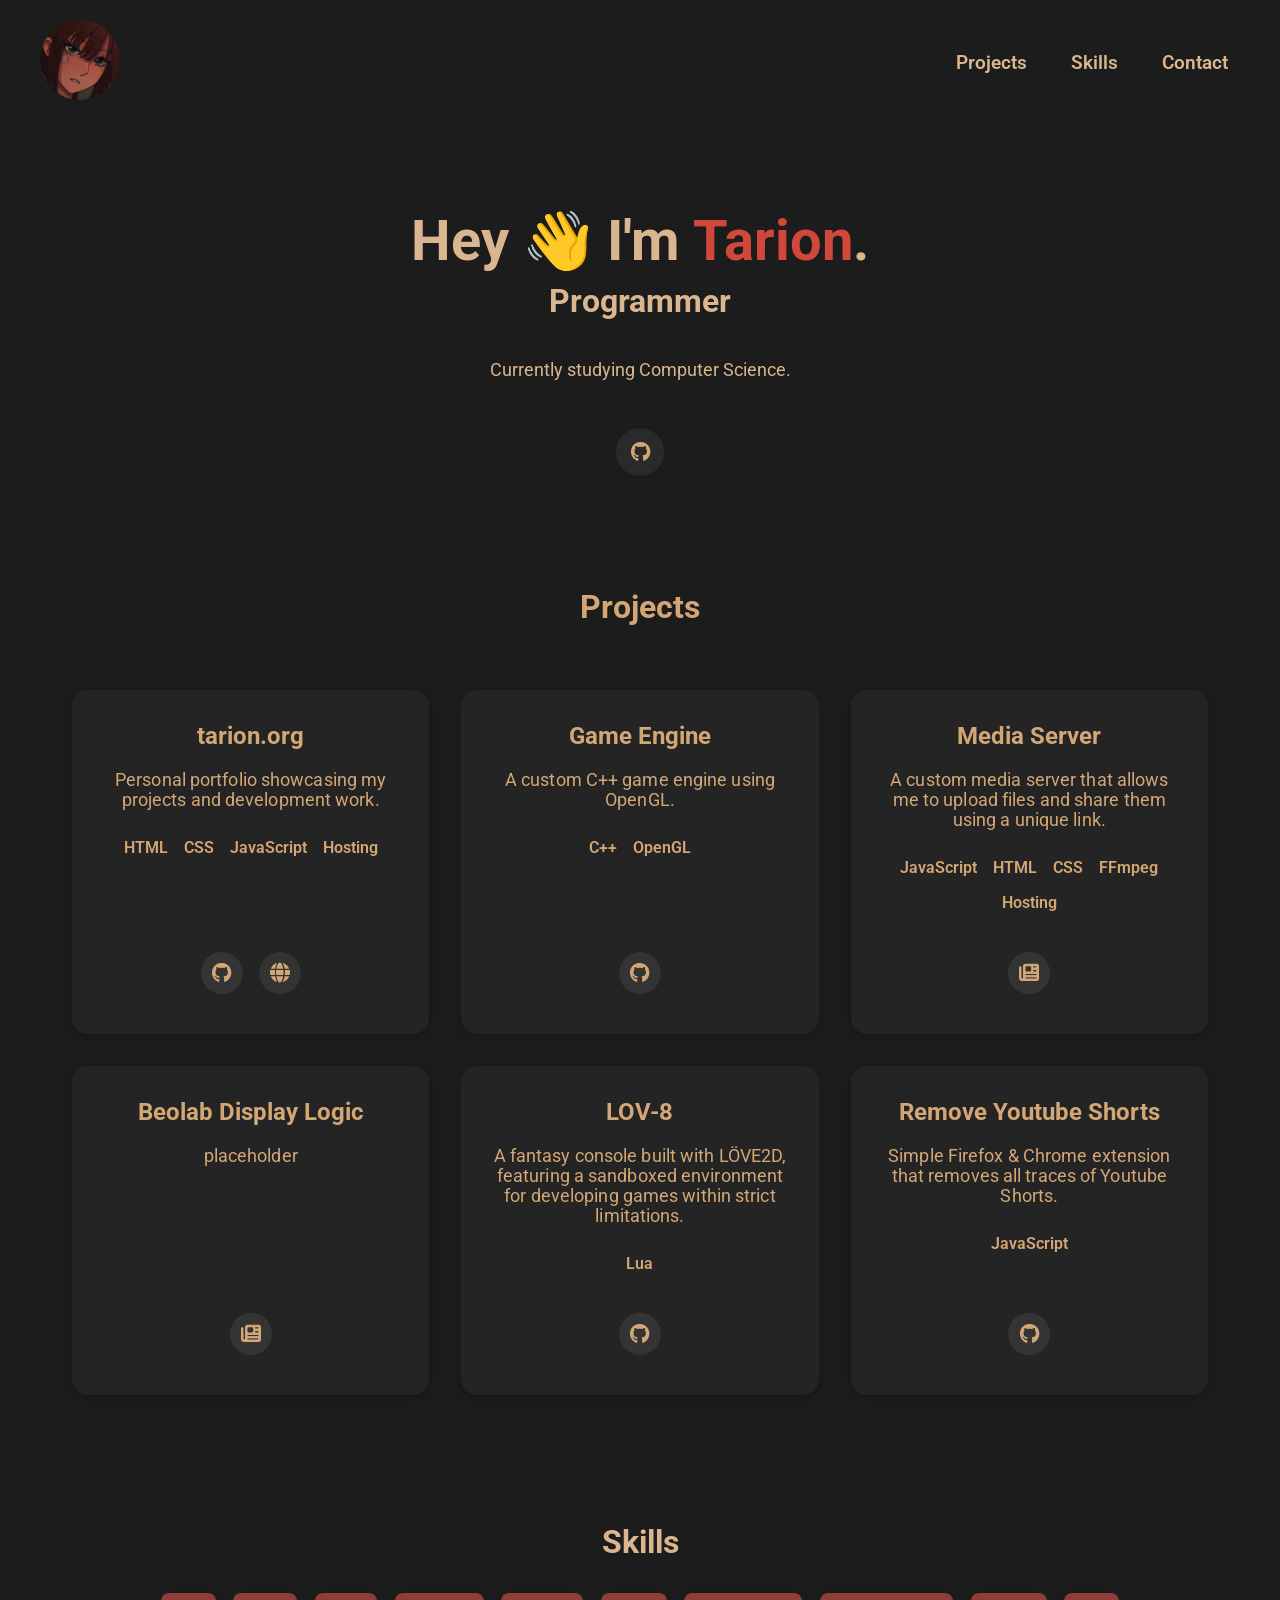
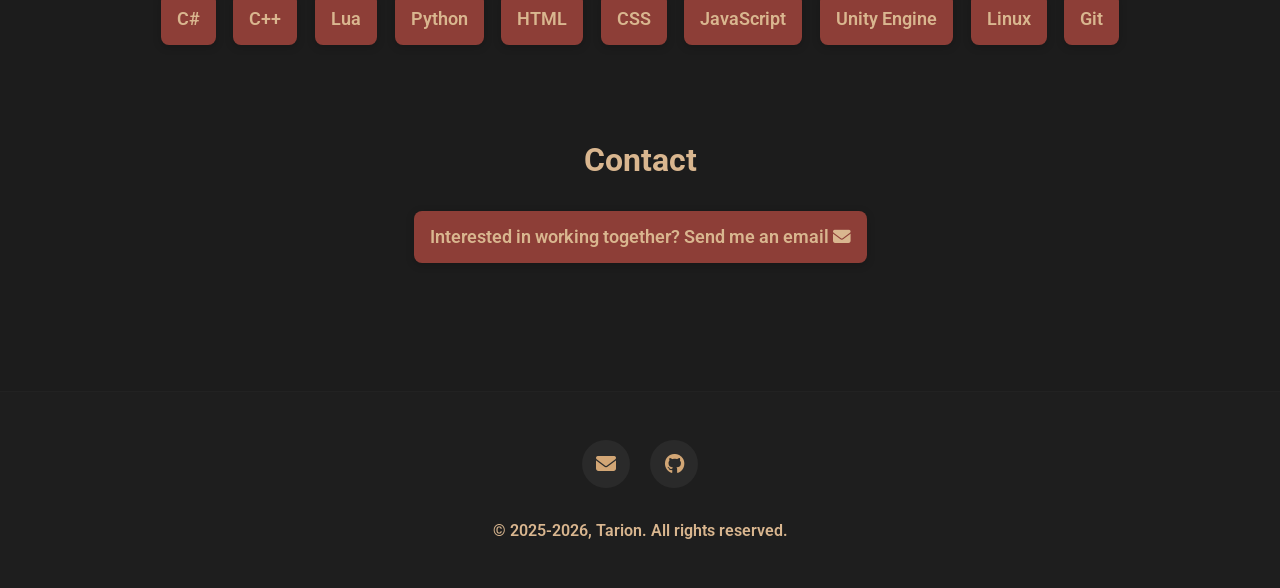
<file: index.html>
<!doctype html>
<html lang="en">
  <head>
      <meta charset="UTF-8">
      <meta name="viewport" content="width=device-width, initial-scale=1.0">
      <meta name="color-scheme" content="dark">
      <title>Tarion</title>
      <link rel="stylesheet" href="https://cdnjs.cloudflare.com/ajax/libs/font-awesome/6.4.0/css/all.min.css">
      <link rel="preconnect" href="https://fonts.googleapis.com">
      <link rel="preconnect" href="https://fonts.gstatic.com" crossorigin>
      <link href="https://fonts.googleapis.com/css2?family=Roboto:ital,wght@0,100..900;1,100..900&display=swap" rel="stylesheet">
      <link rel="stylesheet" href="index.css">

      <link rel="icon" type="image/png" href="/favicons/favicon-96x96.png" sizes="96x96" />
      <link rel="icon" type="image/svg+xml" href="/favicons/favicon.svg" />
      <link rel="shortcut icon" href="/favicons/favicon.ico" />
      <link rel="apple-touch-icon" sizes="180x180" href="/favicons/apple-touch-icon.png" />
      <meta name="apple-mobile-web-app-title" content="Tarion" />
      <link rel="manifest" href="/favicons/site.webmanifest" />
  </head>
  <body class="colours">
    <header>
      <nav>
        <div class="logo">
          <a href="#"><img src="img/profile.jpg" alt="Logo"></a>
        </div>

        <ul>
          <li>
            <a data-i18n="nav_projects" href="#projects"></a>
          </li>
          <li>
            <a data-i18n="nav_skills" href="#skills"></a>
          </li>
          <li>
            <a data-i18n="nav_contact" href="#contact"></a>
          </li>
        </ul>

        <!-- Mobile Nav -->
        <button id="mobile-nav-toggle" class="mobile-nav-toggle"><i class="fa-solid fa-bars"></i></button>
      </nav>
    </header>
    <nav id="mobile-nav" class="mobile-nav">
      <ul>
        <li>
          <a data-i18n="nav_projects" href="#projects"></a>
        </li>
        <li>
          <a data-i18n="nav_skills" href="#skills"></a>
        </li>
        <li>
          <a data-i18n="nav_contact" href="#contact"></a>
        </li>
        <div class="links">
          <a href="https://github.com/tarionx"><i class="fa-brands fa-github"></i></a>
        </div>
      </ul>
    </nav>

    <main>
      <section id="home">
        <div class="home-container">
          <h1 data-i18n="home_greeting"></h1>
          <h2 data-i18n="home_subtitle"></h2>
          <p data-i18n="home_description"></p>
          <div class="links">
            <a href="https://github.com/tarionx"><i class="fa-brands fa-github"></i></a>
          </div>
      </section>
      <section class="projects-section" id="projects">
        <div class="projects-container">
          <h1 data-i18n="projects_title"></h1>
          <div class="projects">
            <!-- Generated projects go here -->
          </div>
        </div>
      </section>
      <section class="skills-section" id="skills">
        <div class="skills-container">
          <h1 data-i18n="skills_title"></h1>
          <ul id="skills-list">
            <!-- Generated skills go here -->
          </ul>
        </div>
      </section>
      <section id="contact">
        <div class="contact-container">
          <h1 data-i18n="contact_title"></h1>
          <a data-i18n="contact_message" href="mailto:mail@tarion.org"></a>
        </div>
      </section>
    </main>

    <footer>
      <div class="links">
        <a href="mailto:mail@tarion.org"><i class="fa-solid fa-envelope"></i></a>
        <a href="https://github.com/tarionx"><i class="fa-brands fa-github"></i></a>
      </div>

      <p>&copy; 2025<script>new Date().getFullYear() > 2025 && document.write("-" + new Date().getFullYear());</script>,</p> <p data-i18n="footer_text"></p>
    </footer>

    <script src="language.js"></script>
    <script src="script.js"></script>
  </body>
</html>
</file>
<file: index.css>
*, *::before, *::after {
    box-sizing: border-box;
}

* {
    margin: 0;
    padding: 0;
    box-sizing: border-box;
    transition: all 0.3s ease;
    scroll-behavior: smooth;
}

:root {
    color-scheme: dark;
}

.colours {
    --background-color: rgb(28, 28, 28);
    --background-color-alt: rgb(42, 42, 42);
    --background-color-alt2: rgb(62, 62, 62);
    --background-color-alt3: rgb(52, 52, 52);
    --background-color-projects: rgb(36, 36, 36);

    --footer-color: rgb(30, 30, 30);

    --button-color: rgb(141, 62, 55);
    --button-color-alt: rgb(171, 92, 75);

    --text-color: rgb(217, 182, 143);
    --text-color-alt: rgb(210, 166, 117);
    --text-color-alt2: rgb(257, 222, 183);
    --text-color-important: rgb(208, 71, 59);
}

body {
    font-family: "Roboto", sans-serif;
    font-optical-sizing: auto;
    font-weight: 600;
    font-size: 1.1rem;
    font-style: normal;
    font-variation-settings: 
        "wdth" 100;

    background-color: var(--background-color);

    /* Footer Fix */
    min-height: 100vh;
    display: flex;
    flex-direction: column;
    justify-content: space-between;
}

/*
    HEADER
*/
header {
    padding: 0px 32px;
    top: 0;
    width: 100%;
}

.logo img {
    width: 5rem;
    height: 5rem;
    border-radius: 50%;
}

nav {
    display: flex;
    align-items: center;
    justify-content: flex-start;
    position: relative;
    padding: 20px 0px;

    max-width: 1200px;
    width: 100%;
    margin: 0 auto;
}
nav ul {
    list-style: none;
    display: flex;
    gap: 20px;
    margin-left: auto;
}
nav ul li a {
    color: var(--text-color);
    text-decoration: none;
    font-size: 1.2rem;
    padding: 0px 12px;
}
nav ul li a:hover {
    color: var(--text-color-alt2);
}

/*
    FOOTER
*/
footer {
    background-color: var(--footer-color);
    padding: 48px 0px;
    width: 100%;
    border-top: 1px solid #222222;
    margin-top: 5rem;
    text-align: center;
}

footer .links {
    display: flex;
    align-items: center;
    justify-content: center;
    gap: 20px;

    margin-bottom: 2rem;
}
footer a {
    display: inline-flex;
    align-items: center;
    justify-content: center;

    width: 48px;
    height: 48px;

    background-color: var(--background-color-alt);
    color: var(--text-color-alt);
    font-size: 20px;
    border: none;
    border-radius: 50%;
    text-decoration: none;

    transition: color 0s;
    transition: transform 0.15s ease;
}
footer a:hover {
    background-color: var(--background-color-alt2);
    transform: translateY(-3px);
}

footer p {
    color: var(--text-color);
    text-decoration: none;
    font-size: 1rem;
    justify-self: center;
    display: inline;
}

/*
    MAIN
*/
main {
    max-width: 1200px;
    width: 100%;
    margin: 0 auto 0 auto;
    padding-top: 132px;
    padding-left: 32px;
    padding-right: 32px;
}


/* Home Section */
.home-container {
    margin-top: -3rem;
    display: flex;
    flex-direction: column;
    align-items: center;
    text-align: center;
    color: var(--text-color);
}
.home-container h1 {
    font-size: 3.5rem;
}
.home-container h2 {
    margin-top: 0.5rem;
    font-size: 2rem;
}
.home-container p {
    margin-top: 2.5rem;
    font-size: 1.1rem;
    font-weight: 400;
}
.home-container span {
    color: var(--text-color-important);
}

.home-container .links {
    display: flex;
    align-items: center;
    justify-content: center;
    gap: 20px;

    margin-top: 3rem;
}
.home-container a {
    display: inline-flex;
    align-items: center;
    justify-content: center;

    width: 48px;
    height: 48px;

    background-color: var(--background-color-alt);
    color: var(--text-color-alt);
    font-size: 20px;
    border: none;
    border-radius: 50%;
    text-decoration: none;

    transition: color 0s;
    transition: transform 0.15s ease;
}
.home-container a:hover {
    background-color: var(--background-color-alt2);
    transform: translateY(-3px);
}

/* projects Section */
.projects-section {
    padding-top: 48px;
}

.projects-container {
    margin-top: 4rem;
    display: flex;
    flex-direction: column;
    align-items: center;
    color: rgb(216, 216, 216);
}
.projects-container h1 {
    font-size: 2rem;
    margin-bottom: 4rem;
    color: var(--text-color-alt);
}
.projects {
    display: grid;
    grid-template-columns: repeat(auto-fill, minmax(min(18rem, 100%), 1fr));
    grid-gap: 2rem;
    width: 100%;
}
.project {
    display: flex;
    flex-direction: column;
    padding: 2rem;
    text-align: center;
    background-color: var(--background-color-projects);
    border-radius: 16px;
    box-shadow: 0 2px 8px 0 rgba(0, 0, 0, 0.2);
    
    transition: transform 0.15s linear;
}
.project ul:last-child {
    margin-top: auto;
}
.project:hover {
    transform: translateY(-3px);
}
.project h1 {
    margin-bottom: 1.25rem;
    font-size: 1.5rem;
    color: var(--text-color-alt);
}
.project p {
    color: var(--text-color-alt);
    font-weight: 400;
    letter-spacing: 0.1px;
}
.project ul {
    display: flex;
    flex-wrap: wrap;
    justify-content: center;
    margin-top: 1.25rem;
    list-style: none;
}
.project li {
    margin: 0.5em;
    font-size: 1rem;
    color: var(--text-color-alt);
}
.project a {
    display: inline-flex;
    align-items: center;
    justify-content: center;
    margin-top: 1.5rem;

    width: 42px;
    height: 42px;

    background-color: var(--background-color-alt3);
    color: var(--text-color-alt);
    font-size: 20px;
    border: none;
    border-radius: 50%;
    text-decoration: none;

    transition: color 0s;
    transition: transform 0.15s ease;
}
.project a:hover {
    background-color: var(--background-color-alt2);
    transform: translateY(-3px);
}

/* skills Section */
.skills-section {
    padding-top: 32px;
}

.skills-container {
    margin-top: 6rem;
    display: flex;
    flex-direction: column;
    align-items: center;
    color: var(--text-color);
}
.skills-container h1 {
    font-size: 2rem;
    margin-bottom: 2rem;
    color: var(--text-color);
}
.skills-container ul {
    margin: 0 auto;
    display: flex;
    flex-wrap: wrap;
    justify-content: center;
    list-style: none;
    gap: 1em;
}
.skills-container li {
    padding: 1rem;
    background-color: var(--button-color);
    border-radius: 0.5rem;
    font-weight: 600;
    box-shadow: 0 2px 8px 0 rgba(0, 0, 0, 0.2);
}
.skills-container li:hover {
    background-color: var(--button-color-alt);
    transform: translateY(-3px);
}


/* contact Section */
.contact-container {
    margin-top: 6rem;
    margin-bottom: 3rem;
    display: flex;
    flex-direction: column;
    align-items: center;
    color: var(--text-color);
}
.contact-container h1 {
    font-size: 2rem;
    margin-bottom: 2rem;
    color: var(--text-color);
}
.contact-container a {
    padding: 1rem;
    background-color: var(--button-color);
    border-radius: 0.5rem;
    font-weight: 600;
    box-shadow: 0 2px 8px 0 rgba(0, 0, 0, 0.2);
    text-decoration: none;    align-items: center;
    color: var(--text-color);
}
.contact-container a:hover {
    background-color: var(--button-color-alt);
    transform: translateY(-3px);
}


/* <a> transition fix */
.project a,
.home-container a,
footer a {
  transition: background-color 0.3s ease, transform 0.15s ease;
}


/* Mobile Compat */
.mobile-nav, .mobile-nav-toggle {
    display: none;
}

@media (max-width: 768px) {
    main {
        margin: 0 auto 0 auto;
        padding-left: 32px;
        padding-right: 32px;
    }

    /* Nav Bar */
    nav ul {
        display: none;
    }
    header {
        z-index: 100;
    }

    .mobile-nav-toggle {
        display: block;
        margin-left: auto;
        width: 48px;
        height: 48px;
        align-items: center;
        justify-content: center;
        font-size: 24px;
        color: white;

        background: none;
        border: none;
    }

    .mobile-nav {
        display: block;
        position: fixed;
        right: 0;
        width: 18rem;
        height: 100vh;
        padding-top: 8rem;
        background-color: var(--background-color-alt);
        box-shadow: 0 2px 8px 0 rgba(0, 0, 0, 0.2);
        z-index: 50;

        transform: translateX(100%);
        visibility: hidden;
        
    }
    .mobile-nav.active {
        right: 0;
        transform: translateX(0);
        visibility: visible;
    }
    
    .mobile-nav ul {
        width: 100%;
        margin-top: 2.5rem;
        list-style: none;
        display: flex;
        flex-direction: column;
    }
    .mobile-nav li {
        margin-left: 2rem;
    }

    .mobile-nav .links {
        margin-left: auto;
        margin-right: auto;
        margin-top: 1.5rem;
        display: flex;
        gap: 1rem;
    }
    .mobile-nav .links a {
        display: inline-flex;
        align-items: center;
        justify-content: center;
    
        width: 48px;
        height: 48px;
    
        background-color: var(--background-color-alt2);
        color: var(--text-color-alt);
        font-size: 20px;
        border: none;
        border-radius: 50%;
        text-decoration: none;
    
        transition: color 0s;
        transition: transform 0.15s ease;
    }
    .mobile-nav .links a:hover {
        background-color: var(--background-color-alt3);
        transform: translateY(-3px);
    }

    /* Content */
    .home-container {
        padding-left: 0.75rem;
        padding-right: 0.75rem;
    }
    .home-container h1 {
        font-size: 1.8rem;
    }
    .home-container h2 {
        font-size: 1.6rem;
    }
    .home-container p {
        font-size: 1rem;
        margin-top: 1.5rem;
    }

    .projects-container h1 {
        font-size: 1.75rem;
    }
    
    .projects {
        padding-left: 1.5rem;
        padding-right: 1.5rem;
    }
    .project h1 {
        font-size: 1.5rem;
    }
    .project li {
        font-size: 0.90rem;
    }

    .skills-container h1 {
        font-size: 1.75rem;
    }
    .skills-container ul {
        padding-left: 0.5rem;
        padding-right: 0.5rem;
    }
    .skills-container li {
        font-weight: 400 !important;
        font-size: 1rem !important;
    }

    .contact-container {
        padding-left: 1.5rem;
        padding-right: 1.5rem;
        text-align: center;
    }
    .contact-container h1 {
        font-size: 1.75rem;
    }
    .contact-container a {
        font-weight: 400 !important;
        font-size: 1rem !important;
    }
}
</file>
